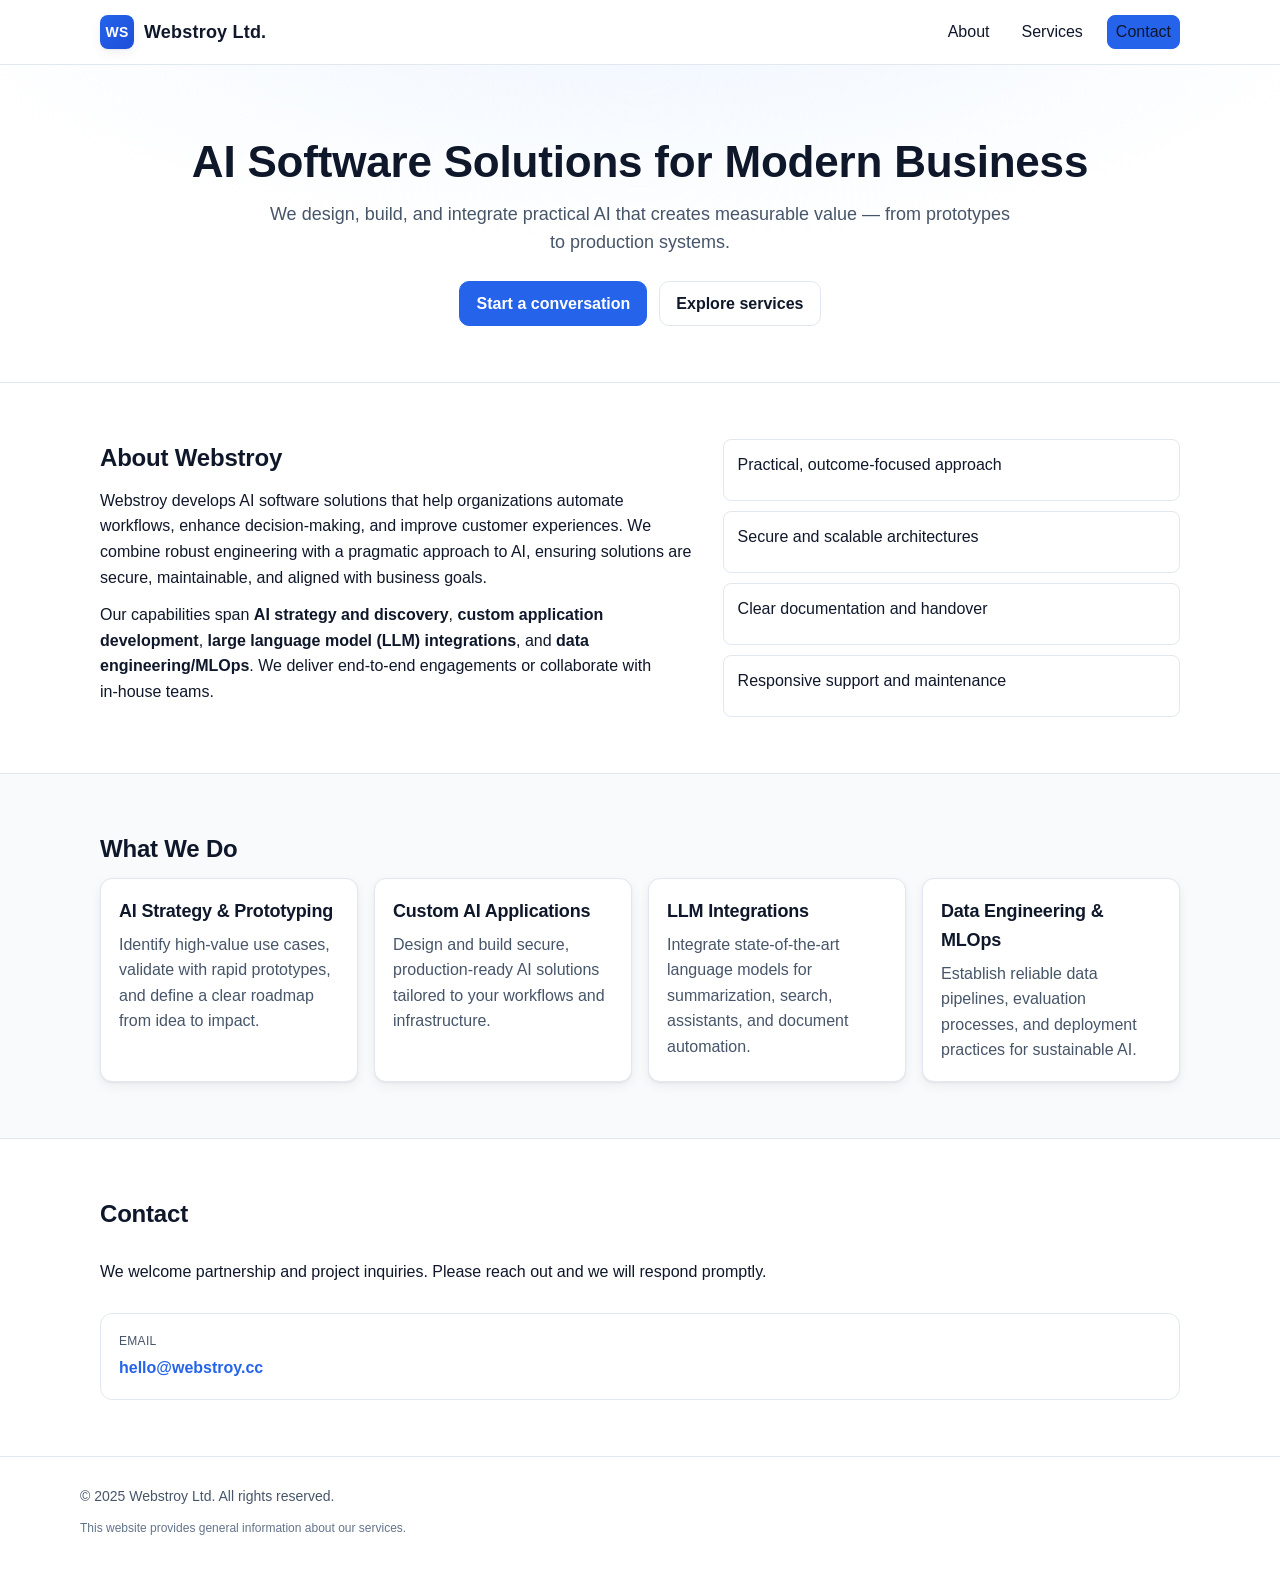
<file: index.html>
<!doctype html>
<html lang="en">
  <head>
    <meta charset="utf-8">
    <meta name="viewport" content="width=device-width, initial-scale=1">
    <title>Webstroy Ltd. — AI Software Solutions</title>
    <meta name="description" content="Webstroy Ltd. develops AI software solutions: strategy, custom applications, LLM integrations, and data platforms.">
    <meta name="robots" content="index,follow">
    <link rel="canonical" href="https://webstroy-eood.github.io/">

    <!-- Open Graph -->
    <meta property="og:title" content="Webstroy Ltd. — AI Software Solutions">
    <meta property="og:description" content="We design and build practical AI solutions that deliver measurable business value.">
    <meta property="og:type" content="website">
    <meta property="og:url" content="https://webstroy-eood.github.io/">

    <!-- Twitter -->
    <meta name="twitter:card" content="summary">
    <meta name="twitter:title" content="Webstroy EOOD — AI Software Solutions">
    <meta name="twitter:description" content="We design and build practical AI solutions that deliver measurable business value.">

    <!-- Styles -->
    <link rel="stylesheet" href="styles.css">

    <!-- Structured Data -->
    <script type="application/ld+json">
      {
        "@context": "https://schema.org",
        "@type": "Organization",
        "name": "Webstroy Ltd.",
        "url": "https://webstroy-eood.github.io/",
        "email": "hello@webstroy.cc",
        "description": "Webstroy Ltd. develops AI software solutions: strategy, custom applications, LLM integrations, and data platforms."
      }
    </script>
  </head>
  <body>
    <a class="skip-link" href="#main">Skip to content</a>

    <header class="site-header" role="banner">
      <div class="container header-inner">
        <div class="brand">
          <span class="brand-mark" aria-hidden="true">WS</span>
          <span class="brand-name">Webstroy Ltd.</span>
        </div>
        <nav class="nav" aria-label="Primary">
          <a href="#about">About</a>
          <a href="#services">Services</a>
          <a href="#contact" class="btn btn-primary btn-small">Contact</a>
        </nav>
      </div>
    </header>

    <main id="main" tabindex="-1">
      <section class="hero">
        <div class="container hero-inner">
          <h1>AI Software Solutions for Modern Business</h1>
          <p class="lead">We design, build, and integrate practical AI that creates measurable value — from prototypes to production systems.</p>
          <div class="cta-group">
            <a class="btn btn-primary" href="#contact">Start a conversation</a>
            <a class="btn btn-ghost" href="#services">Explore services</a>
          </div>
        </div>
      </section>

      <section id="about" class="section">
        <div class="container grid two-col">
          <div>
            <h2>About Webstroy</h2>
            <p>Webstroy develops AI software solutions that help organizations automate workflows, enhance decision‑making, and improve customer experiences. We combine robust engineering with a pragmatic approach to AI, ensuring solutions are secure, maintainable, and aligned with business goals.</p>
            <p>Our capabilities span <strong>AI strategy and discovery</strong>, <strong>custom application development</strong>, <strong>large language model (LLM) integrations</strong>, and <strong>data engineering/MLOps</strong>. We deliver end‑to‑end engagements or collaborate with in‑house teams.</p>
          </div>
          <ul class="key-points" aria-label="Highlights">
            <li>Practical, outcome‑focused approach</li>
            <li>Secure and scalable architectures</li>
            <li>Clear documentation and handover</li>
            <li>Responsive support and maintenance</li>
          </ul>
        </div>
      </section>

      <section id="services" class="section section-alt">
        <div class="container">
          <h2>What We Do</h2>
          <div class="cards">
            <article class="card">
              <h3>AI Strategy & Prototyping</h3>
              <p>Identify high‑value use cases, validate with rapid prototypes, and define a clear roadmap from idea to impact.</p>
            </article>
            <article class="card">
              <h3>Custom AI Applications</h3>
              <p>Design and build secure, production‑ready AI solutions tailored to your workflows and infrastructure.</p>
            </article>
            <article class="card">
              <h3>LLM Integrations</h3>
              <p>Integrate state‑of‑the‑art language models for summarization, search, assistants, and document automation.</p>
            </article>
            <article class="card">
              <h3>Data Engineering & MLOps</h3>
              <p>Establish reliable data pipelines, evaluation processes, and deployment practices for sustainable AI.</p>
            </article>
          </div>
        </div>
      </section>

      <section id="contact" class="section">
        <div class="container contact">
          <h2>Contact</h2>
          <p>We welcome partnership and project inquiries. Please reach out and we will respond promptly.</p>
          <div class="contact-card">
            <div class="contact-item">
              <span class="contact-label">Email</span>
              <a class="contact-value" href="mailto:hello@webstroy.cc">hello@webstroy.cc</a>
            </div>
          </div>
        </div>
      </section>
    </main>

    <footer class="site-footer">
      <div class="container footer-inner">
        <p>© 2025 Webstroy Ltd. All rights reserved.</p>
        <p class="small">This website provides general information about our services.</p>
      </div>
    </footer>
  </body>
  </html>
</file>
<file: styles.css>
/*
  Webstroy EOOD — Minimal, professional stylesheet
  - System font stack
  - CSS variables for easy theming
  - Responsive layout with Flexbox/Grid
  - Lightweight and fast
*/

:root {
  --bg: #ffffff;
  --text: #0f172a; /* slate-900 */
  --muted: #475569; /* slate-600 */
  --border: #e2e8f0; /* slate-200 */
  --surface: #f8fafc; /* slate-50 */
  --brand: #2563eb; /* blue-600 */
  --brand-700: #1d4ed8; /* blue-700 */
  --brand-50: #eff6ff; /* blue-50 */
  --shadow: 0 1px 2px rgba(15, 23, 42, 0.06), 0 4px 12px rgba(15, 23, 42, 0.06);
  --radius: 12px;
  --radius-sm: 8px;
  --maxw: 1120px;
}

/* Base */
* { box-sizing: border-box; }
html, body { height: 100%; }
body {
  margin: 0;
  font-family: -apple-system, BlinkMacSystemFont, "Segoe UI", Roboto, Oxygen, Ubuntu, Cantarell, "Helvetica Neue", Arial, "Apple Color Emoji", "Segoe UI Emoji";
  color: var(--text);
  background: var(--bg);
  line-height: 1.6;
  -webkit-font-smoothing: antialiased;
  text-rendering: optimizeLegibility;
}

img { max-width: 100%; display: block; }
a { color: var(--brand); text-decoration: none; }
a:hover { text-decoration: underline; }

.container {
  max-width: var(--maxw);
  margin: 0 auto;
  padding: 0 20px;
}

/* Accessibility */
.skip-link {
  position: absolute;
  left: -9999px;
  top: auto;
  width: 1px;
  height: 1px;
  overflow: hidden;
}
.skip-link:focus {
  left: 16px;
  top: 16px;
  width: auto;
  height: auto;
  padding: 8px 12px;
  background: var(--brand);
  color: #fff;
  border-radius: var(--radius-sm);
}

/* Header */
.site-header {
  position: sticky;
  top: 0;
  background: rgba(255, 255, 255, 0.8);
  backdrop-filter: saturate(180%) blur(12px);
  border-bottom: 1px solid var(--border);
  z-index: 100;
}
.header-inner {
  display: flex;
  align-items: center;
  justify-content: space-between;
  height: 64px;
}
.brand {
  display: inline-flex;
  gap: 10px;
  align-items: center;
  font-weight: 700;
  letter-spacing: 0.2px;
}
.brand-mark {
  display: inline-grid;
  place-items: center;
  width: 34px;
  height: 34px;
  border-radius: 8px;
  background: linear-gradient(135deg, var(--brand), var(--brand-700));
  color: #fff;
  font-size: 14px;
  box-shadow: var(--shadow);
}
.brand-name {
  font-size: 18px;
}

.nav { display: flex; gap: 16px; align-items: center; }
.nav a { color: var(--text); font-weight: 500; padding: 6px 8px; border-radius: 8px; }
.nav a:hover { background: var(--surface); text-decoration: none; }

/* Buttons */
.btn {
  display: inline-block;
  padding: 12px 16px;
  border-radius: 10px;
  font-weight: 600;
  line-height: 1.2;
  transition: transform 120ms ease, box-shadow 120ms ease, background 120ms ease, color 120ms ease, border-color 120ms ease;
  border: 1px solid transparent;
}
.btn:hover { transform: translateY(-1px); box-shadow: var(--shadow); text-decoration: none; }
.btn:active { transform: translateY(0); box-shadow: none; }
.btn-small { padding: 8px 12px; border-radius: 8px; }

.btn-primary { background: var(--brand); color: #fff; border-color: var(--brand); }
.btn-primary:hover { background: var(--brand-700); border-color: var(--brand-700); }

.btn-ghost { background: #ffffff; color: var(--text); border-color: var(--border); }
.btn-ghost:hover { background: var(--surface); }

/* Hero */
.hero {
  background: radial-gradient(1200px 400px at 50% -20%, var(--brand-50), transparent 60%), linear-gradient(#ffffff, #ffffff);
  border-bottom: 1px solid var(--border);
}
.hero-inner {
  padding: 72px 0 56px;
  text-align: center;
}
.hero h1 {
  margin: 0 0 12px;
  font-size: clamp(28px, 5vw, 44px);
  line-height: 1.15;
}
.lead {
  margin: 0 auto 24px;
  max-width: 760px;
  color: var(--muted);
  font-size: clamp(16px, 2.4vw, 18px);
}
.cta-group { display: inline-flex; gap: 12px; flex-wrap: wrap; justify-content: center; }

/* Sections */
.section { padding: 56px 0; }
.section-alt { background: var(--surface); border-top: 1px solid var(--border); border-bottom: 1px solid var(--border); }

.grid.two-col {
  display: grid;
  grid-template-columns: 1.3fr 1fr;
  gap: 28px;
}

.key-points {
  list-style: none;
  margin: 0;
  padding: 0;
  display: grid;
  gap: 10px;
}
.key-points li {
  padding: 12px 14px;
  border: 1px solid var(--border);
  border-radius: var(--radius-sm);
  background: #fff;
}

/* Cards */
.cards {
  display: grid;
  grid-template-columns: repeat(4, 1fr);
  gap: 16px;
}
.card {
  background: #fff;
  border: 1px solid var(--border);
  border-radius: var(--radius);
  padding: 18px;
  box-shadow: var(--shadow);
}
.card h3 { margin-top: 0; margin-bottom: 6px; font-size: 18px; }
.card p { margin: 0; color: var(--muted); }

/* Contact */
.contact {
  display: grid;
  gap: 16px;
}
.contact-card {
  display: grid;
  gap: 12px;
  grid-template-columns: 1fr;
  border: 1px solid var(--border);
  border-radius: var(--radius);
  padding: 18px;
  background: #fff;
}
.contact-item { display: grid; gap: 4px; }
.contact-label { font-size: 12px; letter-spacing: 0.3px; text-transform: uppercase; color: var(--muted); }
.contact-value { font-weight: 600; }

/* Footer */
.site-footer {
  border-top: 1px solid var(--border);
  background: #fff;
}
.footer-inner {
  padding: 28px 0;
  color: var(--muted);
  font-size: 14px;
}
.small { font-size: 12px; color: #64748b; }

/* Typography spacing */
h1, h2, h3 { letter-spacing: -0.2px; }
h2 { font-size: 24px; margin: 0 0 10px; }
p { margin: 0 0 12px; }

/* Responsive */
@media (max-width: 960px) {
  .grid.two-col { grid-template-columns: 1fr; }
  .cards { grid-template-columns: repeat(2, 1fr); }
}

@media (max-width: 640px) {
  .header-inner { height: 60px; }
  .nav { gap: 8px; }
  .cards { grid-template-columns: 1fr; }
  .section { padding: 44px 0; }
}
</file>
